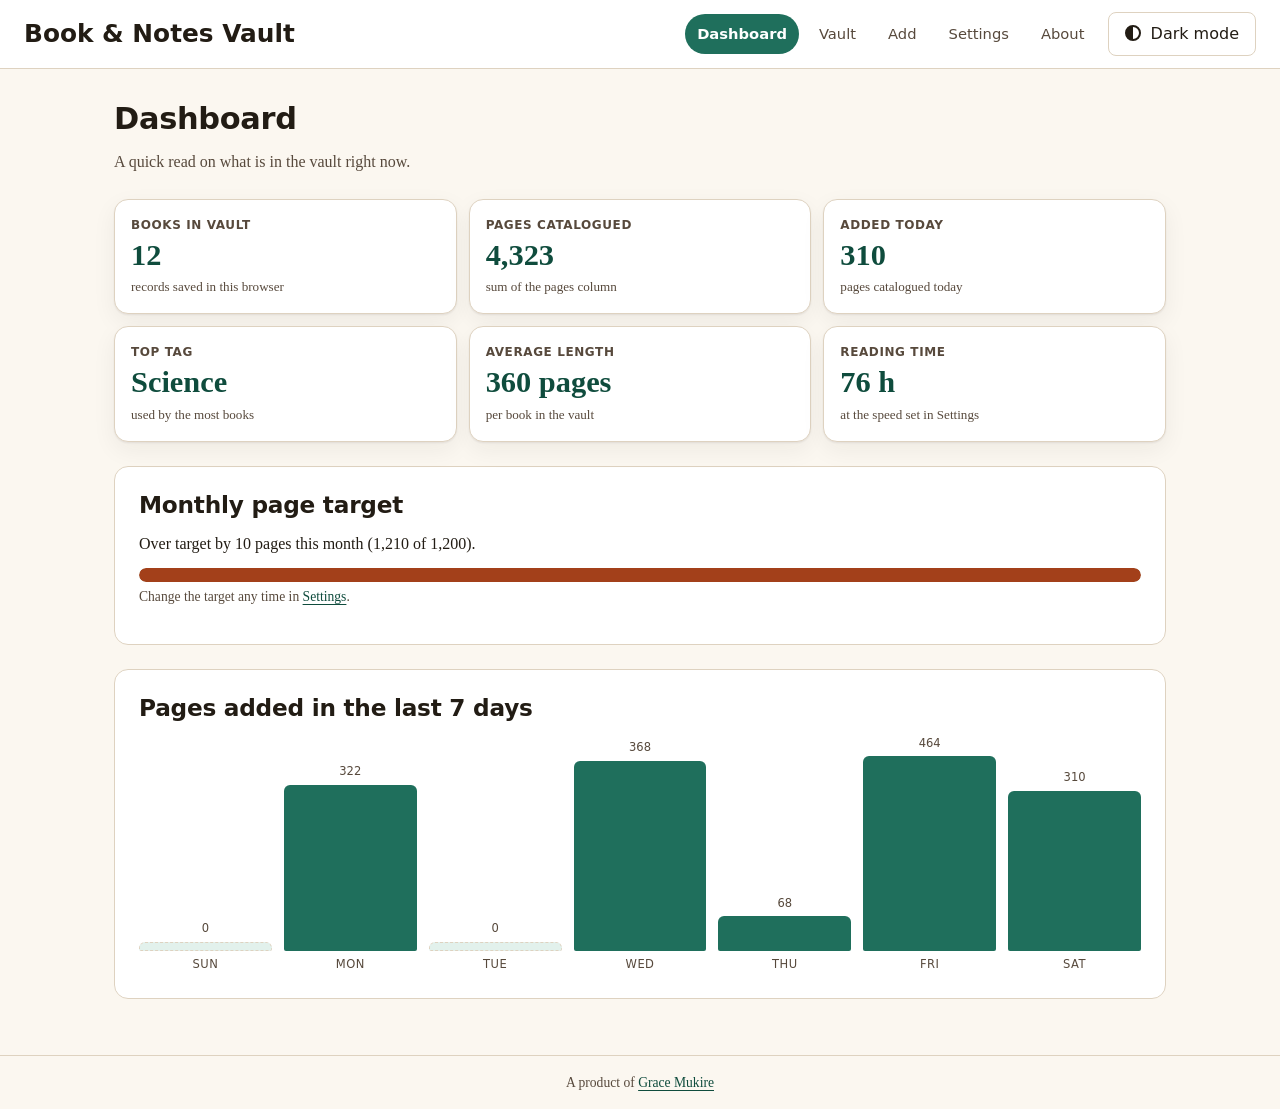
<file: index.html>
<!DOCTYPE html>
<html lang="en" data-theme="light">
<head>
  <meta charset="utf-8">
  <meta name="viewport" content="width=device-width, initial-scale=1">
  <meta name="description" content="A quick view of your books, reading progress and recent pages added.">
  <title>Dashboard · Book &amp; Notes Vault</title>
  <link rel="icon" href="assets/favicon.svg" type="image/svg+xml">
  <link rel="stylesheet" href="styles/base.css">
  <link rel="stylesheet" href="styles/layout.css">
  <link rel="stylesheet" href="styles/components.css">
</head>
<body>
  <a class="skip-link" href="#main-content">Skip to main content</a>
  <div class="app-shell">
    <header class="site-header site-header--app">
      <div class="brand"><p class="brand-name">Book &amp; Notes Vault</p></div>
      <button type="button" id="mobile-nav-toggle" class="mobile-nav-toggle ghost-button"
        aria-controls="site-nav" aria-expanded="false" aria-label="Open navigation">
        <span aria-hidden="true"></span>
      </button>
      <nav id="site-nav" class="site-nav" aria-label="Primary">
        <ul>
          <li><a href="index.html" aria-current="page">Dashboard</a></li>
          <li><a href="vault.html">Vault</a></li>
          <li><a href="add-book.html">Add</a></li>
          <li><a href="settings.html">Settings</a></li>
          <li><a href="about.html">About</a></li>
        </ul>
      </nav>
      <div class="nav-backdrop" aria-hidden="true"></div>
      <button type="button" id="theme-toggle" class="ghost-button" aria-pressed="false"
        aria-label="Switch to dark mode">
        <span class="theme-icon" aria-hidden="true"></span>
        <span class="theme-toggle-label">Dark mode</span>
      </button>
    </header>

    <main id="main-content" tabindex="-1">
      <section class="panel" aria-labelledby="dashboard-title" tabindex="-1">
        <h1 id="dashboard-title">Dashboard</h1>
        <p class="section-lead">A quick read on what is in the vault right now.</p>
        <div class="stat-grid" id="stat-grid"></div>
        <section class="cap-card" aria-labelledby="cap-title">
          <h2 id="cap-title">Monthly page target</h2>
          <p id="cap-message" role="status" aria-live="polite">Loading target…</p>
          <div class="meter" id="cap-meter" role="img" aria-label="Monthly page target progress">
            <div class="meter-fill" id="cap-meter-fill"></div>
          </div>
          <p class="hint">Change the target any time in <a href="settings.html">Settings</a>.</p>
        </section>
        <section class="chart-card" aria-labelledby="chart-title">
          <h2 id="chart-title">Pages added in the last 7 days</h2>
          <ul class="bar-chart" id="bar-chart"></ul>
        </section>
      </section>
    </main>

    <footer class="site-footer">
      <p>A product of <a href="https://github.com/gmukire-lang" target="_blank" rel="noopener noreferrer">Grace Mukire</a></p>
    </footer>
  </div>
  <div class="visually-hidden" id="polite-region" role="status" aria-live="polite"></div>
  <div class="visually-hidden" id="assertive-region" role="alert" aria-live="assertive"></div>
  <noscript><p class="noscript-note">This vault needs JavaScript enabled to store and search books.</p></noscript>
  <script type="module" src="scripts/app.js"></script>
</body>
</html>
</file>
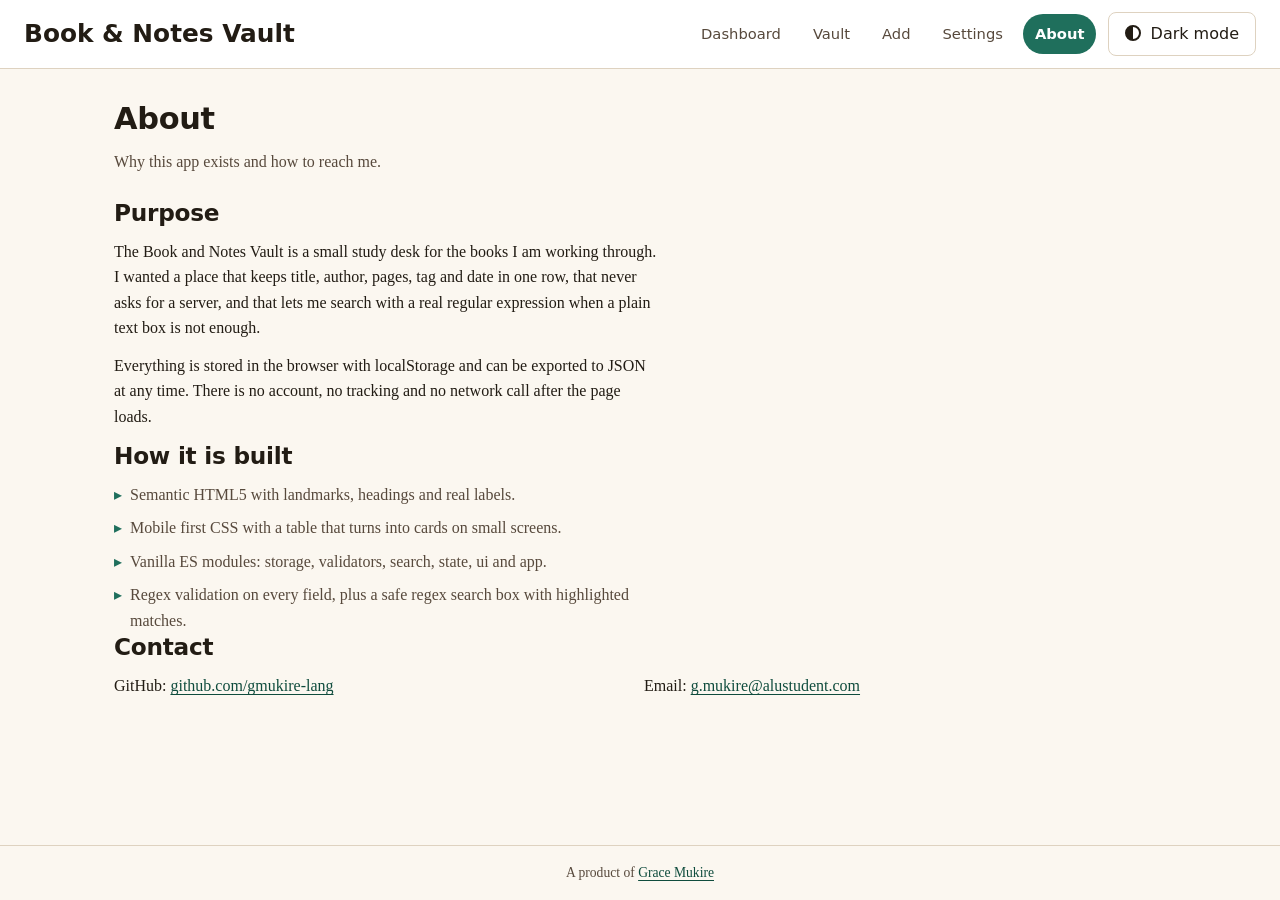
<file: about.html>
<!DOCTYPE html>
<html lang="en" data-theme="light">
<head>
  <meta charset="utf-8">
  <meta name="viewport" content="width=device-width, initial-scale=1">
  <meta name="description" content="Learn about the Book and Notes Vault.">
  <title>About · Book &amp; Notes Vault</title>
  <link rel="icon" href="assets/favicon.svg" type="image/svg+xml">
  <link rel="stylesheet" href="styles/base.css">
  <link rel="stylesheet" href="styles/layout.css">
  <link rel="stylesheet" href="styles/components.css">
</head>
<body>
  <a class="skip-link" href="#main-content">Skip to main content</a>
  <div class="app-shell">
    <header class="site-header site-header--app">
      <div class="brand"><p class="brand-name">Book &amp; Notes Vault</p></div>
      <button type="button" id="mobile-nav-toggle" class="mobile-nav-toggle ghost-button"
        aria-controls="site-nav" aria-expanded="false" aria-label="Open navigation">
        <span aria-hidden="true"></span>
      </button>
      <nav id="site-nav" class="site-nav" aria-label="Primary">
        <ul>
          <li><a href="index.html">Dashboard</a></li>
          <li><a href="vault.html">Vault</a></li>
          <li><a href="add-book.html">Add</a></li>
          <li><a href="settings.html">Settings</a></li>
          <li><a href="about.html" aria-current="page">About</a></li>
        </ul>
      </nav>
      <div class="nav-backdrop" aria-hidden="true"></div>
      <button type="button" id="theme-toggle" class="ghost-button" aria-pressed="false"
        aria-label="Switch to dark mode">
        <span class="theme-icon" aria-hidden="true"></span>
        <span class="theme-toggle-label">Dark mode</span>
      </button>
    </header>

    <main id="main-content" tabindex="-1">
      <section class="panel" aria-labelledby="about-title">
        <h1 id="about-title">About</h1>
        <p class="section-lead">Why this app exists and how to reach me.</p>
        <section aria-labelledby="purpose-title">
          <h2 id="purpose-title">Purpose</h2>
          <p>
            The Book and Notes Vault is a small study desk for the books I am working through. I wanted a place that
            keeps title, author, pages, tag and date in one row, that never asks for a server, and that lets me search
            with a real regular expression when a plain text box is not enough.
          </p>
          <p>
            Everything is stored in the browser with localStorage and can be exported to JSON at any time. There is no
            account, no tracking and no network call after the page loads.
          </p>
        </section>
        <section aria-labelledby="built-title">
          <h2 id="built-title">How it is built</h2>
          <ul class="plain-list">
            <li>Semantic HTML5 with landmarks, headings and real labels.</li>
            <li>Mobile first CSS with a table that turns into cards on small screens.</li>
            <li>Vanilla ES modules: storage, validators, search, state, ui and app.</li>
            <li>Regex validation on every field, plus a safe regex search box with highlighted matches.</li>
          </ul>
        </section>
        <section aria-labelledby="contact-title">
          <h2 id="contact-title">Contact</h2>
          <ul class="contact-list">
            <li>GitHub: <a href="https://github.com/gmukire-lang" rel="noopener noreferrer">github.com/gmukire-lang</a></li>
            <li>Email: <a href="mailto:you@example.com">g.mukire@alustudent.com</a></li>
          </ul>
        </section>
      </section>
    </main>

    <footer class="site-footer">
      <p>A product of <a href="https://github.com/gmukire-lang" target="_blank" rel="noopener noreferrer">Grace Mukire</a></p>
    </footer>
  </div>
  <div class="visually-hidden" id="polite-region" role="status" aria-live="polite"></div>
  <div class="visually-hidden" id="assertive-region" role="alert" aria-live="assertive"></div>
  <noscript><p class="noscript-note">This vault needs JavaScript enabled to store and search books.</p></noscript>
  <script type="module" src="scripts/app.js"></script>
</body>
</html>
</file>
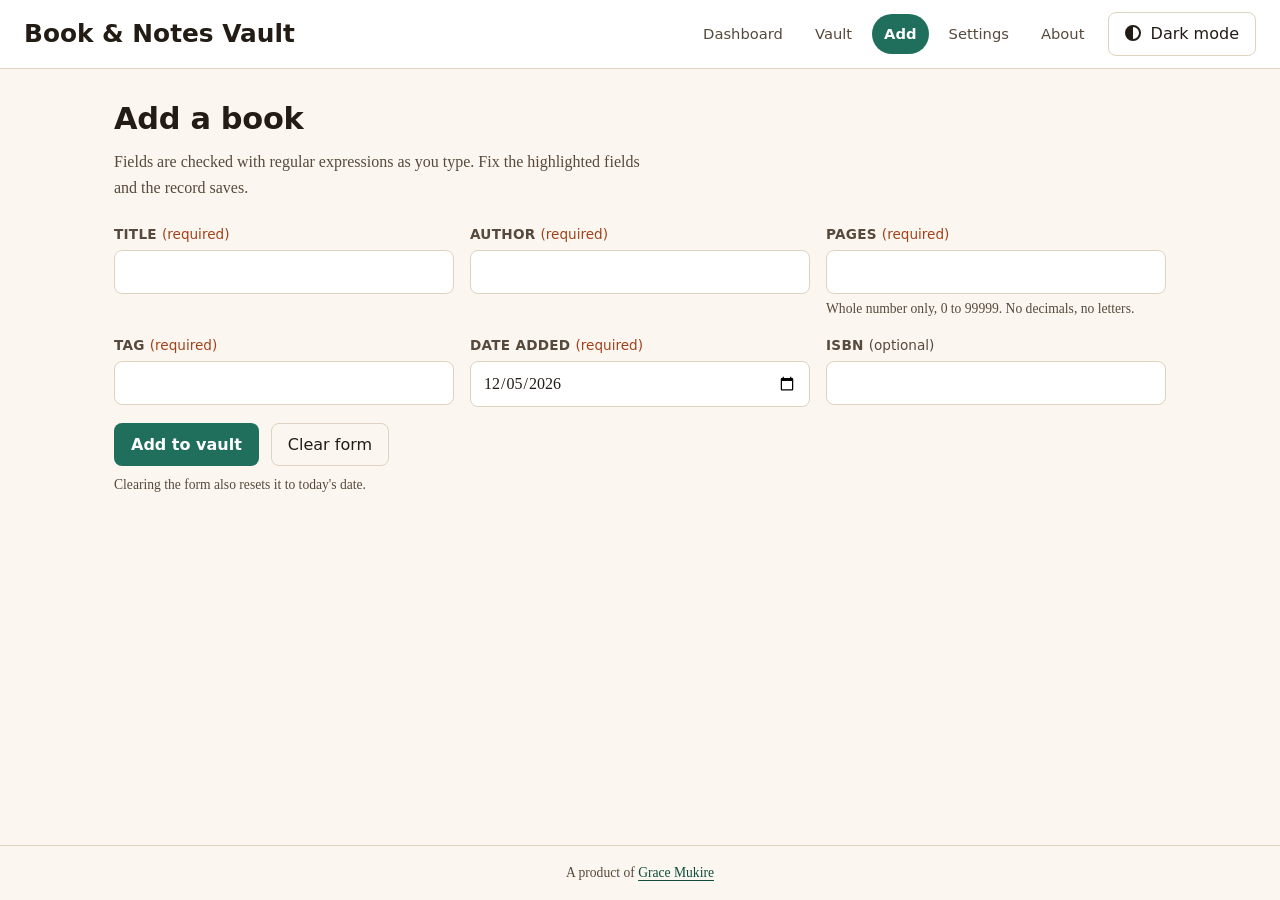
<file: add-book.html>
<!DOCTYPE html>
<html lang="en" data-theme="light">
<head>
  <meta charset="utf-8">
  <meta name="viewport" content="width=device-width, initial-scale=1">
  <meta name="description" content="Add a book to your personal reading vault.">
  <title>Add a book · Book &amp; Notes Vault</title>
  <link rel="icon" href="assets/favicon.svg" type="image/svg+xml">
  <link rel="stylesheet" href="styles/base.css">
  <link rel="stylesheet" href="styles/layout.css">
  <link rel="stylesheet" href="styles/components.css">
</head>
<body>
  <a class="skip-link" href="#main-content">Skip to main content</a>
  <div class="app-shell">
    <header class="site-header site-header--app">
      <div class="brand"><p class="brand-name">Book &amp; Notes Vault</p></div>
      <button type="button" id="mobile-nav-toggle" class="mobile-nav-toggle ghost-button"
        aria-controls="site-nav" aria-expanded="false" aria-label="Open navigation">
        <span aria-hidden="true"></span>
      </button>
      <nav id="site-nav" class="site-nav" aria-label="Primary">
        <ul>
          <li><a href="index.html">Dashboard</a></li>
          <li><a href="vault.html">Vault</a></li>
          <li><a href="add-book.html" aria-current="page">Add</a></li>
          <li><a href="settings.html">Settings</a></li>
          <li><a href="about.html">About</a></li>
        </ul>
      </nav>
      <div class="nav-backdrop" aria-hidden="true"></div>
      <button type="button" id="theme-toggle" class="ghost-button" aria-pressed="false"
        aria-label="Switch to dark mode">
        <span class="theme-icon" aria-hidden="true"></span>
        <span class="theme-toggle-label">Dark mode</span>
      </button>
    </header>

    <main id="main-content" tabindex="-1">
      <section class="panel" aria-labelledby="add-title">
        <h1 id="add-title">Add a book</h1>
        <p class="section-lead">Fields are checked with regular expressions as you type. Fix the highlighted fields and the record saves.</p>
        <form id="book-form" novalidate>
          <div class="form-grid">
            <div class="form-field">
              <label for="title-input">Title <span class="required">(required)</span></label>
              <input type="text" id="title-input" name="title" autocomplete="off" aria-describedby="title-error">
              <p class="field-error" id="title-error" role="alert" hidden></p>
            </div>
            <div class="form-field">
              <label for="author-input">Author <span class="required">(required)</span></label>
              <input type="text" id="author-input" name="author" autocomplete="off" aria-describedby="author-error">
              <p class="field-error" id="author-error" role="alert" hidden></p>
            </div>
            <div class="form-field">
              <label for="pages-input">Pages <span class="required">(required)</span></label>
              <input type="number" id="pages-input" name="pages" min="0" max="99999" step="1" inputmode="numeric"
                aria-describedby="pages-error pages-hint">
              <p class="hint" id="pages-hint">Whole number only, 0 to 99999. No decimals, no letters.</p>
              <p class="field-error" id="pages-error" role="alert" hidden></p>
            </div>
            <div class="form-field">
              <label for="tag-input">Tag <span class="required">(required)</span></label>
              <input type="text" id="tag-input" name="tag" autocomplete="off" aria-describedby="tag-error"
                list="tag-suggestions">
              <datalist id="tag-suggestions"></datalist>
              <p class="field-error" id="tag-error" role="alert" hidden></p>
            </div>
            <div class="form-field">
              <label for="date-input">Date added <span class="required">(required)</span></label>
              <input type="date" id="date-input" name="dateAdded" aria-describedby="date-error">
              <p class="field-error" id="date-error" role="alert" hidden></p>
            </div>
            <div class="form-field">
              <label for="isbn-input">ISBN <span class="optional">(optional)</span></label>
              <input type="text" id="isbn-input" name="isbn" autocomplete="off" aria-describedby="isbn-error">
              <p class="field-error" id="isbn-error" role="alert" hidden></p>
            </div>
          </div>
          <div class="button-row">
            <button type="submit" class="primary-button">Add to vault</button>
            <button type="reset" class="ghost-button">Clear form</button>
          </div>
          <p class="hint">Clearing the form also resets it to today's date.</p>
        </form>
      </section>
    </main>

    <footer class="site-footer">
      <p>A product of <a href="https://github.com/gmukire-lang" target="_blank" rel="noopener noreferrer">Grace Mukire</a></p>
    </footer>
  </div>
  <div class="visually-hidden" id="polite-region" role="status" aria-live="polite"></div>
  <div class="visually-hidden" id="assertive-region" role="alert" aria-live="assertive"></div>
  <noscript><p class="noscript-note">This vault needs JavaScript enabled to store and search books.</p></noscript>
  <script type="module" src="scripts/app.js"></script>
</body>
</html>
</file>
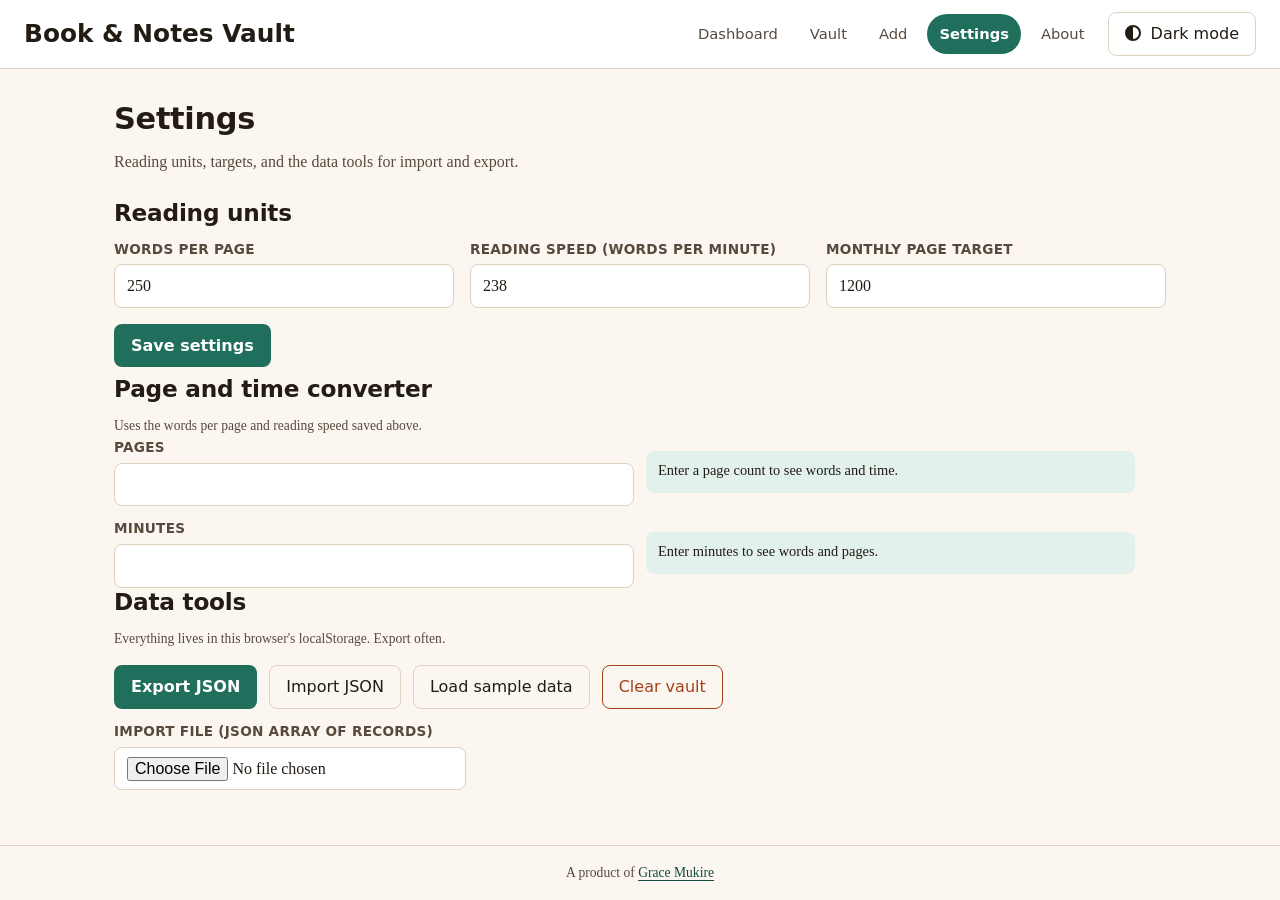
<file: settings.html>
<!DOCTYPE html>
<html lang="en" data-theme="light">
<head>
  <meta charset="utf-8">
  <meta name="viewport" content="width=device-width, initial-scale=1">
  <meta name="description" content="Manage reading preferences and your book vault data.">
  <title>Settings · Book &amp; Notes Vault</title>
  <link rel="icon" href="assets/favicon.svg" type="image/svg+xml">
  <link rel="stylesheet" href="styles/base.css">
  <link rel="stylesheet" href="styles/layout.css">
  <link rel="stylesheet" href="styles/components.css">
</head>
<body>
  <a class="skip-link" href="#main-content">Skip to main content</a>
  <div class="app-shell">
    <header class="site-header site-header--app">
      <div class="brand"><p class="brand-name">Book &amp; Notes Vault</p></div>
      <button type="button" id="mobile-nav-toggle" class="mobile-nav-toggle ghost-button"
        aria-controls="site-nav" aria-expanded="false" aria-label="Open navigation">
        <span aria-hidden="true"></span>
      </button>
      <nav id="site-nav" class="site-nav" aria-label="Primary">
        <ul>
          <li><a href="index.html">Dashboard</a></li>
          <li><a href="vault.html">Vault</a></li>
          <li><a href="add-book.html">Add</a></li>
          <li><a href="settings.html" aria-current="page">Settings</a></li>
          <li><a href="about.html">About</a></li>
        </ul>
      </nav>
      <div class="nav-backdrop" aria-hidden="true"></div>
      <button type="button" id="theme-toggle" class="ghost-button" aria-pressed="false"
        aria-label="Switch to dark mode">
        <span class="theme-icon" aria-hidden="true"></span>
        <span class="theme-toggle-label">Dark mode</span>
      </button>
    </header>

    <main id="main-content" tabindex="-1">
      <section class="panel" aria-labelledby="settings-title">
        <h1 id="settings-title">Settings</h1>
        <p class="section-lead">Reading units, targets, and the data tools for import and export.</p>
        <form id="settings-form" novalidate>
          <h2>Reading units</h2>
          <div class="form-grid">
            <div class="form-field">
              <label for="words-per-page-input">Words per page</label>
              <input type="number" id="words-per-page-input" name="wordsPerPage" min="50" max="2000" step="10"
                aria-describedby="units-error">
            </div>
            <div class="form-field">
              <label for="words-per-minute-input">Reading speed (words per minute)</label>
              <input type="number" id="words-per-minute-input" name="wordsPerMinute" min="50" max="1000" step="10"
                aria-describedby="units-error">
            </div>
            <div class="form-field">
              <label for="target-input">Monthly page target</label>
              <input type="number" id="target-input" name="monthlyTarget" min="0" max="100000" step="10"
                aria-describedby="units-error">
            </div>
          </div>
          <p class="field-error" id="units-error" role="alert" hidden></p>
          <div class="button-row">
            <button type="submit" class="primary-button">Save settings</button>
          </div>
        </form>

        <section aria-labelledby="converter-title">
          <h2 id="converter-title">Page and time converter</h2>
          <p class="hint">Uses the words per page and reading speed saved above.</p>
          <div class="converter">
            <div class="form-field">
              <label for="convert-pages-input">Pages</label>
              <input type="number" id="convert-pages-input" min="0" step="1" inputmode="numeric">
            </div>
            <p class="converter-result" id="pages-conversion" role="status" aria-live="polite"></p>
            <div class="form-field">
              <label for="convert-minutes-input">Minutes</label>
              <input type="number" id="convert-minutes-input" min="0" step="1" inputmode="numeric">
            </div>
            <p class="converter-result" id="minutes-conversion" role="status" aria-live="polite"></p>
          </div>
        </section>

        <section aria-labelledby="data-title">
          <h2 id="data-title">Data tools</h2>
          <p class="hint">Everything lives in this browser's localStorage. Export often.</p>
          <div class="button-row">
            <button type="button" class="primary-button" data-action="export">Export JSON</button>
            <button type="button" class="ghost-button" data-action="import">Import JSON</button>
            <button type="button" class="ghost-button" data-action="load-sample">Load sample data</button>
            <button type="button" class="danger-button" data-action="clear">Clear vault</button>
          </div>
          <div class="form-field import-field">
            <label for="import-input">Import file (JSON array of records)</label>
            <input type="file" id="import-input" accept="application/json,.json">
          </div>
          <p class="field-error" id="import-error" role="alert" hidden></p>
          <p class="hint" id="import-status" role="status" aria-live="polite"></p>
        </section>
      </section>
    </main>

    <footer class="site-footer">
      <p>A product of <a href="https://github.com/gmukire-lang" target="_blank" rel="noopener noreferrer">Grace Mukire</a></p>
    </footer>
  </div>
  <div class="visually-hidden" id="polite-region" role="status" aria-live="polite"></div>
  <div class="visually-hidden" id="assertive-region" role="alert" aria-live="assertive"></div>
  <noscript><p class="noscript-note">This vault needs JavaScript enabled to store and search books.</p></noscript>
  <script type="module" src="scripts/app.js"></script>
</body>
</html>
</file>
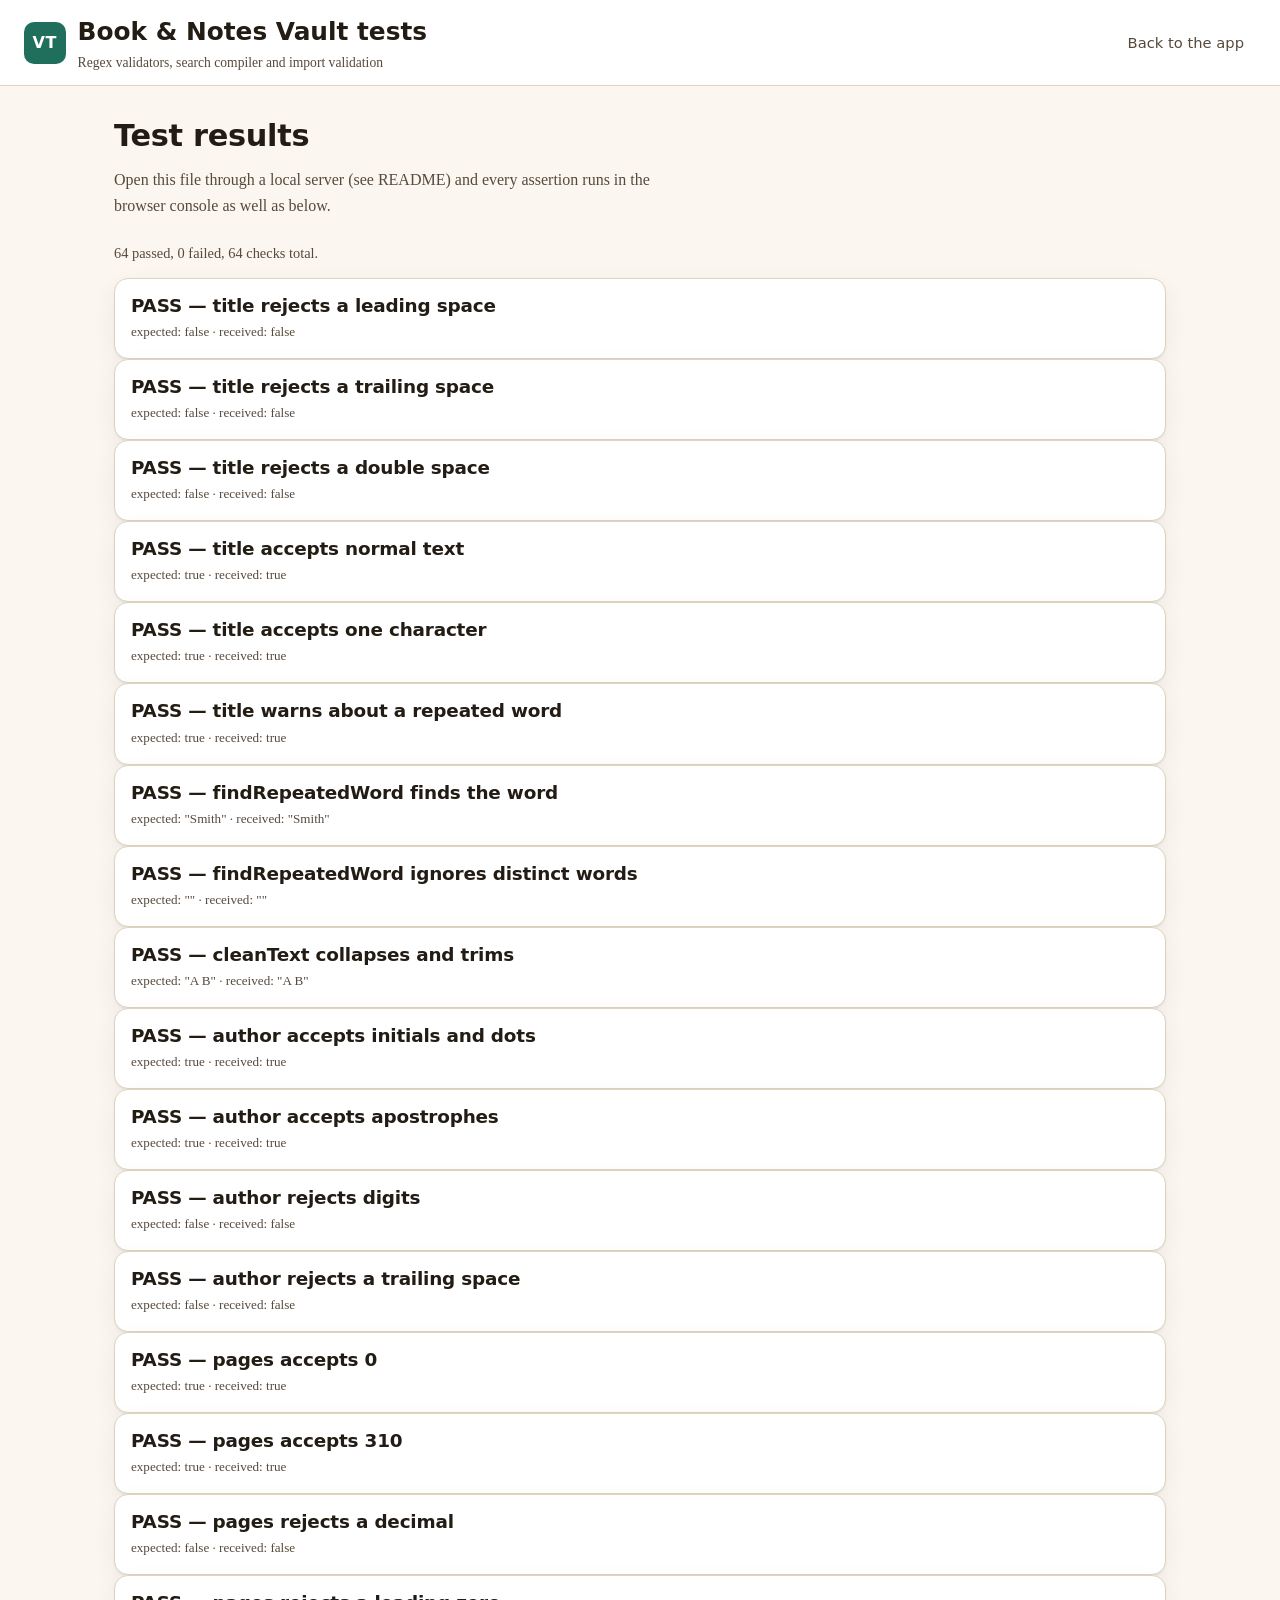
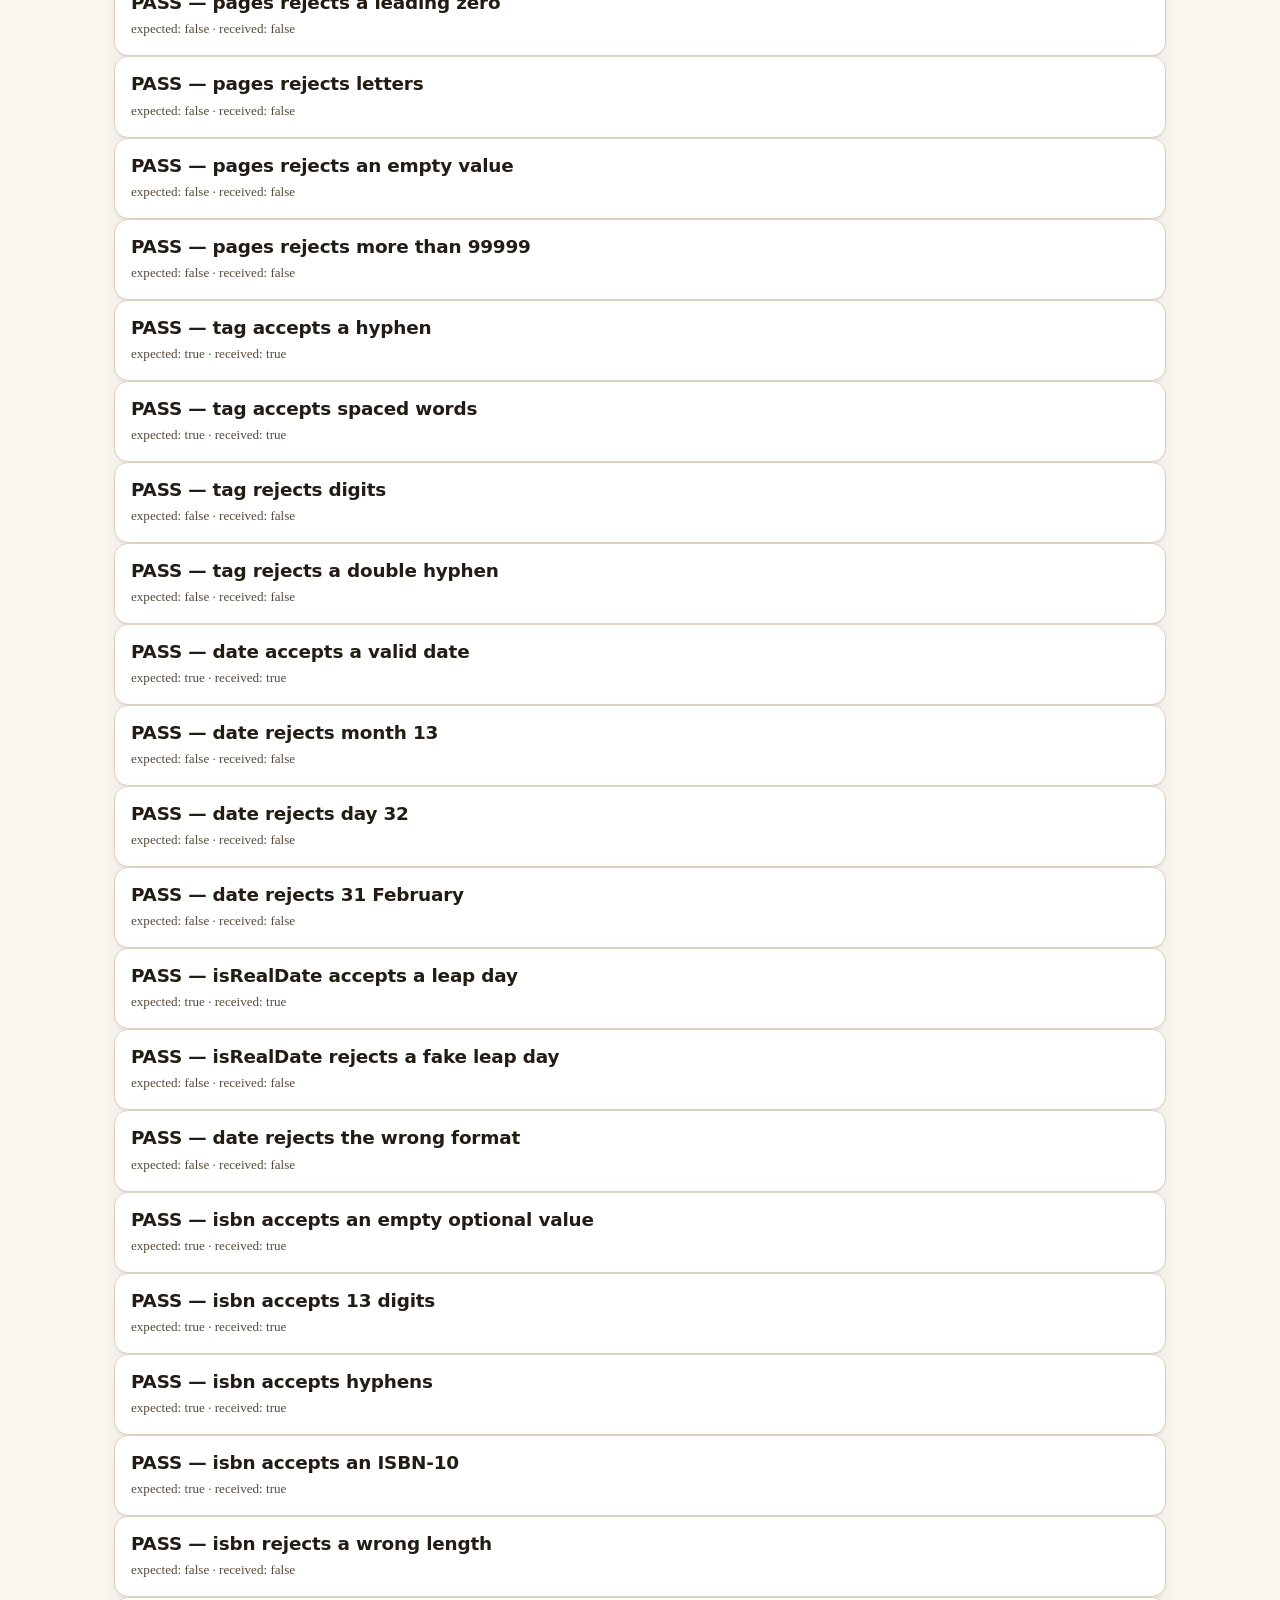
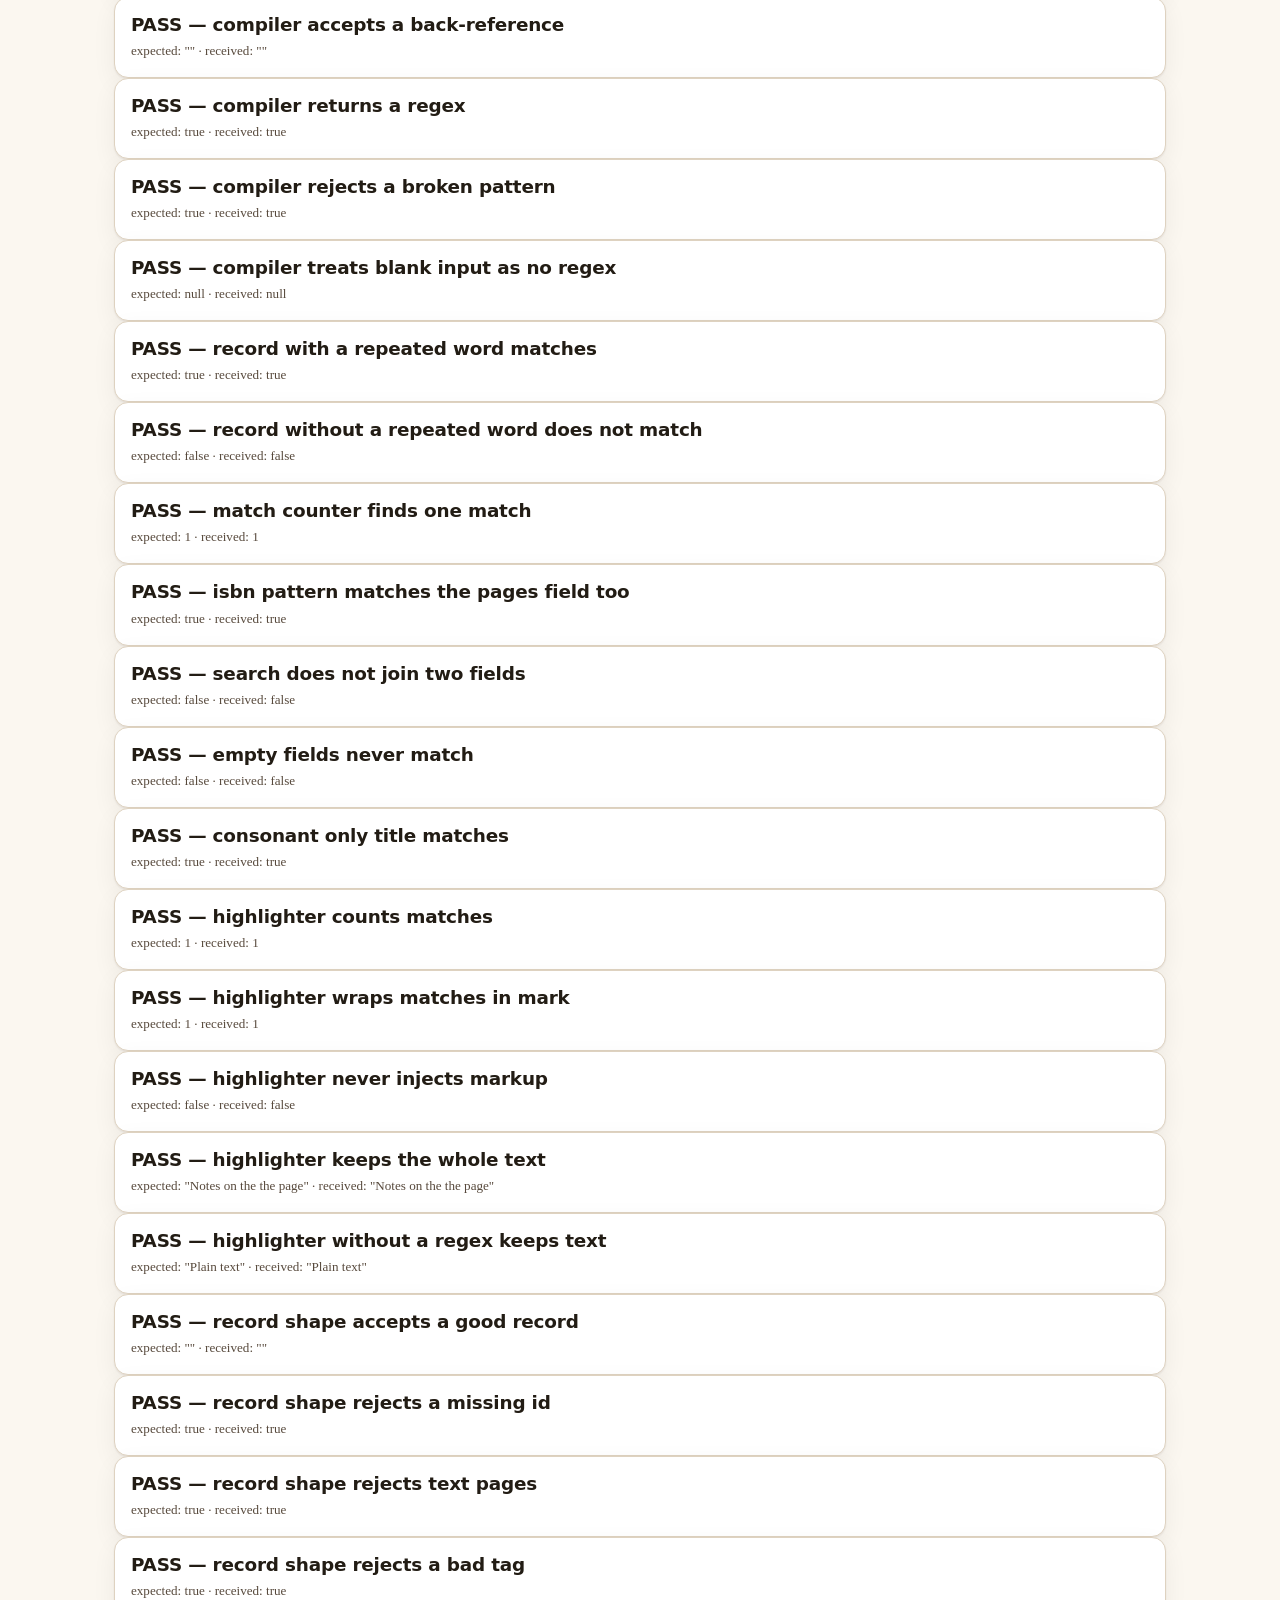
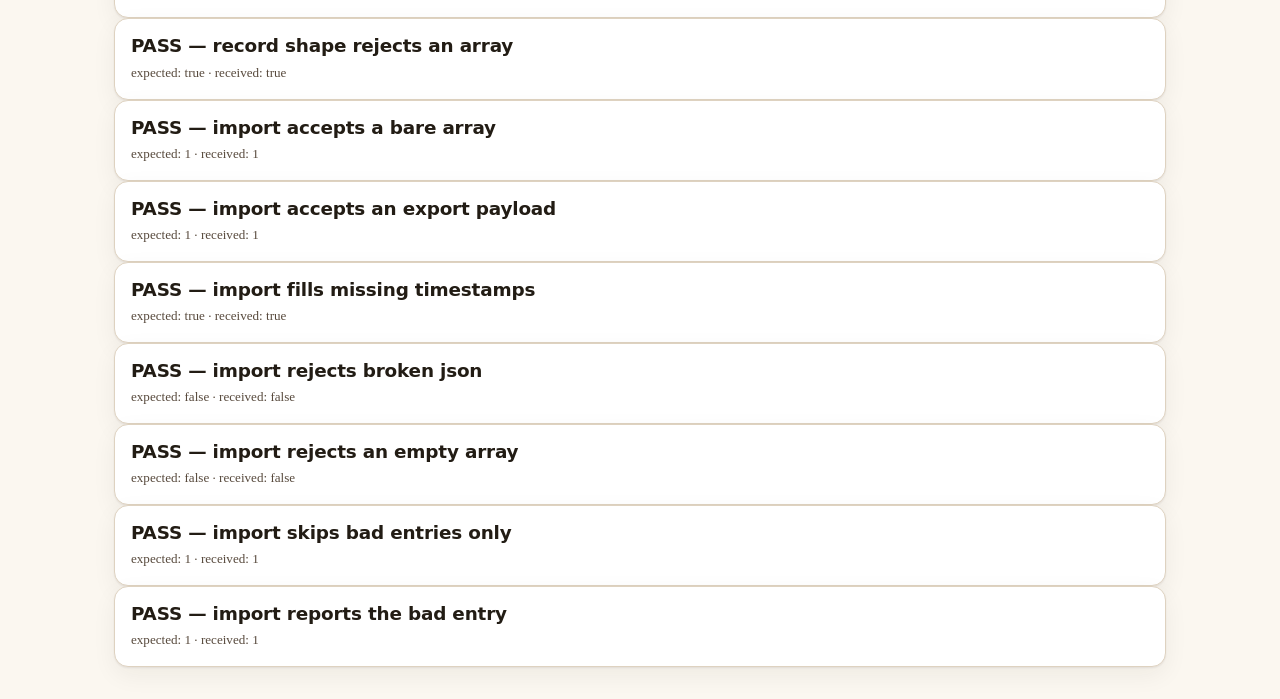
<file: tests.html>
<!DOCTYPE html>
<html lang="en" data-theme="light">
<head>
  <meta charset="utf-8">
  <meta name="viewport" content="width=device-width, initial-scale=1">
  <title>Vault tests</title>
  <link rel="stylesheet" href="styles/base.css">
  <link rel="stylesheet" href="styles/layout.css">
  <link rel="stylesheet" href="styles/components.css">
</head>
<body>
  <div class="app-shell">
    <header class="site-header">
      <div class="brand">
        <span class="brand-mark" aria-hidden="true">VT</span>
        <div>
          <p class="brand-name">Book &amp; Notes Vault tests</p>
          <p class="brand-tagline">Regex validators, search compiler and import validation</p>
        </div>
      </div>
      <nav class="site-nav" aria-label="Primary">
        <ul>
          <li><a href="index.html">Back to the app</a></li>
        </ul>
      </nav>
    </header>

    <main id="main-content">
      <h1>Test results</h1>
      <p class="section-lead">Open this file through a local server (see README) and every assertion runs in the browser console as well as below.</p>
      <p class="result-status" id="summary" role="status" aria-live="polite"></p>
      <ul id="results"></ul>
    </main>
  </div>

  <script type="module">
    import { compileSearch, countMatches, highlightInto, recordMatches } from './scripts/search.js';
    import { parseImportFile } from './scripts/storage.js';
    import {
      cleanText,
      findRepeatedWord,
      isRealDate,
      validateAuthor,
      validateDate,
      validateIsbn,
      validatePages,
      validateRecordShape,
      validateTag,
      validateTitle
    } from './scripts/validators.js';

    const results = document.getElementById('results');
    const summary = document.getElementById('summary');
    let passed = 0;
    let failed = 0;

    function check(name, actual, expected) {
      const isPass = Object.is(actual, expected);
      if (isPass) {
        passed += 1;
      } else {
        failed += 1;
      }
      const item = document.createElement('li');
      item.className = 'record-card';
      const heading = document.createElement('h3');
      heading.textContent = `${isPass ? 'PASS' : 'FAIL'} — ${name}`;
      const detail = document.createElement('p');
      detail.className = 'stat-note';
      detail.textContent = `expected: ${JSON.stringify(expected)} · received: ${JSON.stringify(actual)}`;
      item.append(heading, detail);
      results.append(item);
      console.log(isPass ? 'PASS' : 'FAIL', name, { expected, actual });
    }

    check('title rejects a leading space', validateTitle(' The Hobbit').valid, false);
    check('title rejects a trailing space', validateTitle('The Hobbit ').valid, false);
    check('title rejects a double space', validateTitle('The  Hobbit').valid, false);
    check('title accepts normal text', validateTitle('The Hobbit').valid, true);
    check('title accepts one character', validateTitle('X').valid, true);
    check('title warns about a repeated word', validateTitle('Notes on the the page').warning.includes('the'), true);
    check('findRepeatedWord finds the word', findRepeatedWord('Smith Smith wrote'), 'Smith');
    check('findRepeatedWord ignores distinct words', findRepeatedWord('Smith Jones wrote'), '');
    check('cleanText collapses and trims', cleanText('  A   B  '), 'A B');

    check('author accepts initials and dots', validateAuthor('J. R. R. Tolkien').valid, true);
    check('author accepts apostrophes', validateAuthor("Mina O'Connell").valid, true);
    check('author rejects digits', validateAuthor('Author 2').valid, false);
    check('author rejects a trailing space', validateAuthor('Ursula K. Le Guin ').valid, false);

    check('pages accepts 0', validatePages('0').valid, true);
    check('pages accepts 310', validatePages('310').valid, true);
    check('pages rejects a decimal', validatePages('310.5').valid, false);
    check('pages rejects a leading zero', validatePages('0310').valid, false);
    check('pages rejects letters', validatePages('many').valid, false);
    check('pages rejects an empty value', validatePages('').valid, false);
    check('pages rejects more than 99999', validatePages('100000').valid, false);

    check('tag accepts a hyphen', validateTag('Sci-Fi').valid, true);
    check('tag accepts spaced words', validateTag('Film Studies').valid, true);
    check('tag rejects digits', validateTag('Term 2').valid, false);
    check('tag rejects a double hyphen', validateTag('Sci--Fi').valid, false);

    check('date accepts a valid date', validateDate('2025-09-29').valid, true);
    check('date rejects month 13', validateDate('2025-13-01').valid, false);
    check('date rejects day 32', validateDate('2025-09-32').valid, false);
    check('date rejects 31 February', validateDate('2025-02-31').valid, false);
    check('isRealDate accepts a leap day', isRealDate('2024-02-29'), true);
    check('isRealDate rejects a fake leap day', isRealDate('2025-02-29'), false);
    check('date rejects the wrong format', validateDate('29/09/2025').valid, false);

    check('isbn accepts an empty optional value', validateIsbn('').valid, true);
    check('isbn accepts 13 digits', validateIsbn('9780132350884').valid, true);
    check('isbn accepts hyphens', validateIsbn('978-0-13-235088-4').valid, true);
    check('isbn accepts an ISBN-10', validateIsbn('0306406152').valid, true);
    check('isbn rejects a wrong length', validateIsbn('12345').valid, false);

    const compiled = compileSearch('(\\w+)\\s+\\1', true);
    check('compiler accepts a back-reference', compiled.error, '');
    check('compiler returns a regex', compiled.regex instanceof RegExp, true);
    check('compiler rejects a broken pattern', compileSearch('(unclosed', true).error !== '', true);
    check('compiler treats blank input as no regex', compileSearch('   ', true).regex, null);

    const repeated = compileSearch('(\\w+)\\s+\\1', true).regex;
    check('record with a repeated word matches', recordMatches({ title: 'Notes on the the page' }, repeated), true);
    check('record without a repeated word does not match', recordMatches({ title: 'Clean Code' }, repeated), false);
    check('match counter finds one match', countMatches({ title: 'Notes on the the page' }, repeated), 1);

    const isbnRegex = compileSearch('97[89](?:-?\\d){10}', false).regex;
    check('isbn pattern matches the pages field too', recordMatches({ title: 'X', author: 'Y', tag: 'Z', pages: '9780132350884', dateAdded: '2025-01-01' }, isbnRegex), true);
    check('search does not join two fields', recordMatches({ title: 'Book', author: 'book writer', tag: '', pages: 10, dateAdded: '2025-01-01' }, compileSearch('book\\s+book', true).regex), false);
    check('empty fields never match', recordMatches({ title: 'Zebra', author: '', tag: '', pages: 0, dateAdded: '' }, compileSearch('^(?!.*[aeiouAEIOU])[A-Za-z .\'-]+$', true).regex), false);
    check('consonant only title matches', recordMatches({ title: 'X Y Z', author: '', tag: '', pages: 0, dateAdded: '' }, compileSearch('^(?!.*[aeiouAEIOU])[A-Za-z .\'-]+$', true).regex), true);

    const scratch = document.createElement('span');
    const matches = highlightInto(scratch, 'Notes on the the page', repeated);
    check('highlighter counts matches', matches, 1);
    check('highlighter wraps matches in mark', scratch.querySelectorAll('mark').length, 1);
    check('highlighter never injects markup', scratch.innerHTML.includes('<script'), false);
    check('highlighter keeps the whole text', scratch.textContent, 'Notes on the the page');
    highlightInto(scratch, 'Plain text', null);
    check('highlighter without a regex keeps text', scratch.textContent, 'Plain text');

    const goodRecord = {
      id: 'book_0001',
      title: 'The Hobbit',
      author: 'J. R. R. Tolkien',
      pages: 310,
      tag: 'Fantasy',
      dateAdded: '2025-09-02',
      isbn: '',
      createdAt: '2025-09-02T09:00:00.000Z',
      updatedAt: '2025-09-02T09:00:00.000Z'
    };
    check('record shape accepts a good record', validateRecordShape(goodRecord), '');
    check('record shape rejects a missing id', validateRecordShape({ ...goodRecord, id: '' }) !== '', true);
    check('record shape rejects text pages', validateRecordShape({ ...goodRecord, pages: '310' }) !== '', true);
    check('record shape rejects a bad tag', validateRecordShape({ ...goodRecord, tag: 'Sci--Fi' }) !== '', true);
    check('record shape rejects an array', validateRecordShape([]) !== '', true);

    check('import accepts a bare array', parseImportFile(JSON.stringify([goodRecord])).records.length, 1);
    check('import accepts an export payload', parseImportFile(JSON.stringify({ records: [goodRecord] })).records.length, 1);
    check('import fills missing timestamps', parseImportFile(JSON.stringify([{ ...goodRecord, createdAt: '' }])).records[0].createdAt !== '', true);
    check('import rejects broken json', parseImportFile('{oops').ok, false);
    check('import rejects an empty array', parseImportFile('[]').ok, false);
    check('import skips bad entries only', parseImportFile(JSON.stringify([goodRecord, { id: 'x' }])).records.length, 1);
    check('import reports the bad entry', parseImportFile(JSON.stringify([goodRecord, { id: 'x' }])).problems.length, 1);

    summary.textContent = `${passed} passed, ${failed} failed, ${passed + failed} checks total.`;
    console.log(`${passed} passed, ${failed} failed`);
  </script>
</body>
</html>
</file>
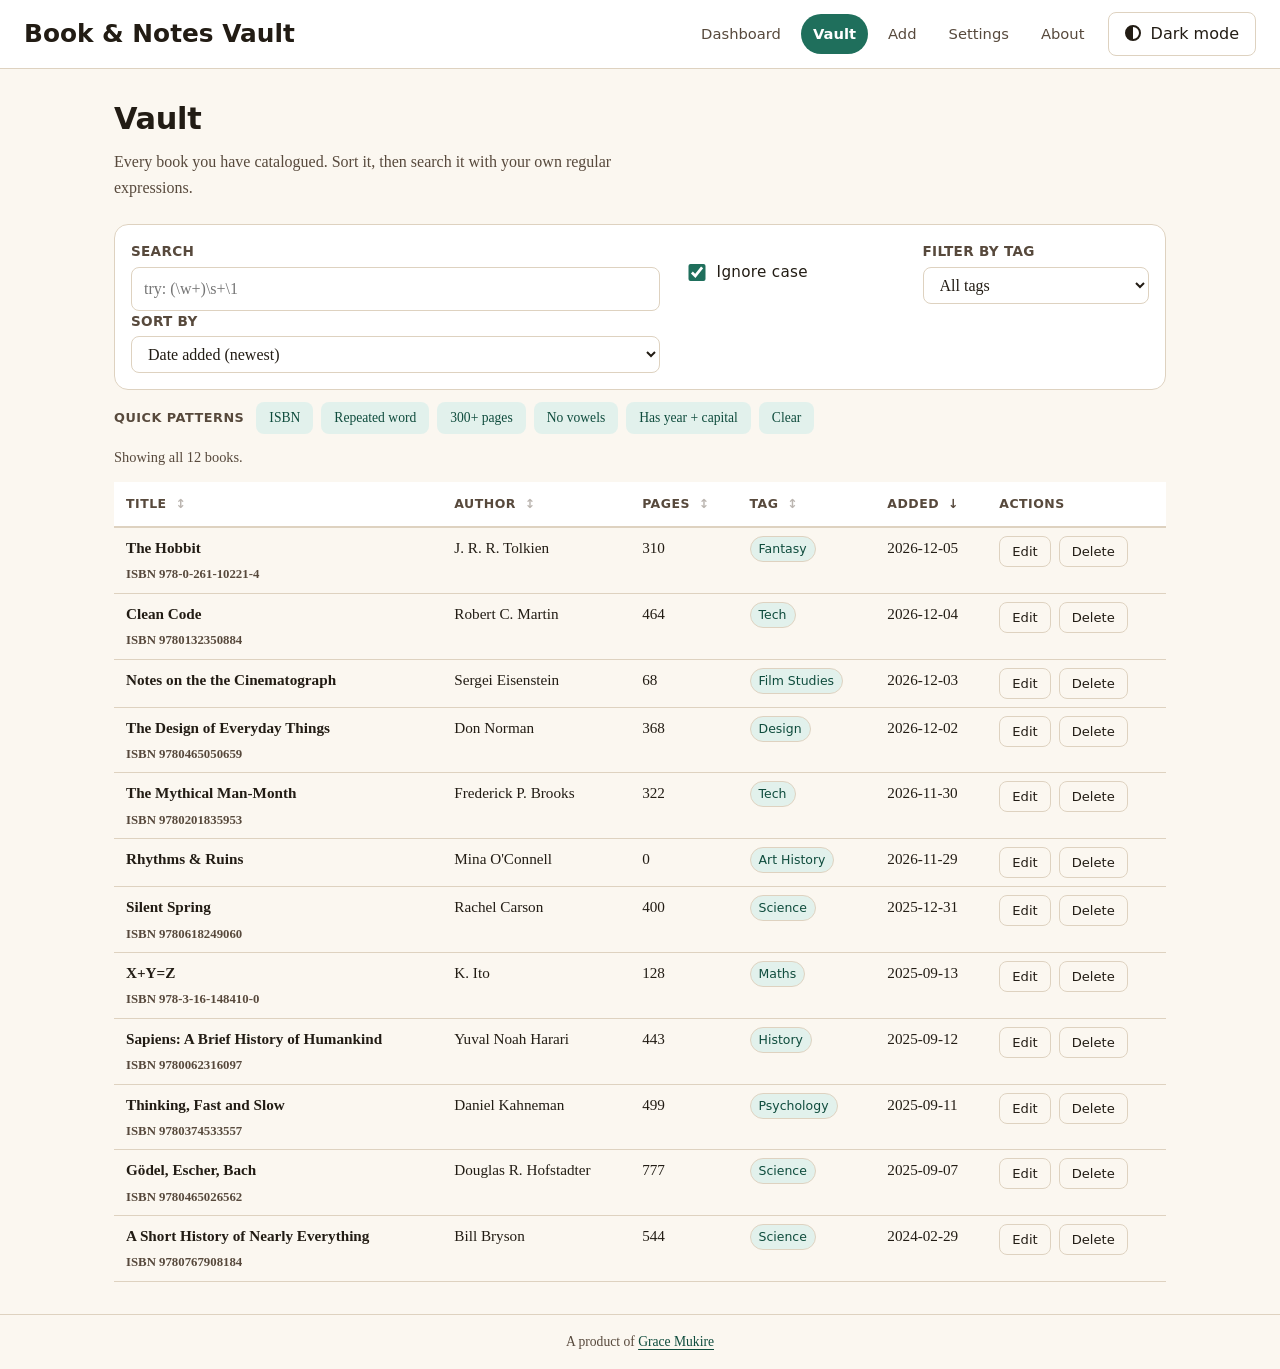
<file: vault.html>
<!DOCTYPE html>
<html lang="en" data-theme="light">

<head>
  <meta charset="utf-8">
  <meta name="viewport" content="width=device-width, initial-scale=1">
  <meta name="description" content="Search, sort and manage the books in your vault.">
  <title>Vault · Book &amp; Notes Vault</title>
  <link rel="icon" href="assets/favicon.svg" type="image/svg+xml">
  <link rel="stylesheet" href="styles/base.css">
  <link rel="stylesheet" href="styles/layout.css">
  <link rel="stylesheet" href="styles/components.css">
</head>

<body>
  <a class="skip-link" href="#main-content">Skip to main content</a>
  <div class="app-shell">
    <header class="site-header site-header--app">
      <div class="brand">
        <p class="brand-name">Book &amp; Notes Vault</p>
      </div>
      <button type="button" id="mobile-nav-toggle" class="mobile-nav-toggle ghost-button" aria-controls="site-nav"
        aria-expanded="false" aria-label="Open navigation">
        <span aria-hidden="true"></span>
      </button>
      <nav id="site-nav" class="site-nav" aria-label="Primary">
        <ul>
          <li><a href="index.html">Dashboard</a></li>
          <li><a href="vault.html" aria-current="page">Vault</a></li>
          <li><a href="add-book.html">Add</a></li>
          <li><a href="settings.html">Settings</a></li>
          <li><a href="about.html">About</a></li>
        </ul>
      </nav>
      <div class="nav-backdrop" aria-hidden="true"></div>
      <button type="button" id="theme-toggle" class="ghost-button" aria-pressed="false"
        aria-label="Switch to dark mode">
        <span class="theme-icon" aria-hidden="true"></span>
        <span class="theme-toggle-label">Dark mode</span>
      </button>
    </header>

    <main id="main-content" tabindex="-1">
      <section class="panel" aria-labelledby="vault-title">
        <h1 id="vault-title">Vault</h1>
        <p class="section-lead">Every book you have catalogued. Sort it, then search it with your own regular
          expressions.</p>

        <div class="toolbar">
          <div class="toolbar-field search-field">
            <label for="search-input">Search</label>
            <input type="search" id="search-input" placeholder="try: (\w+)\s+\1"
              aria-describedby="search-help search-status" spellcheck="false" autocomplete="off">
            <!-- <p class="hint" id="search-help">Type a JavaScript regular expression. It runs against title, author, tag, pages and date.</p> -->
            <p class="field-error" id="search-error" role="alert" hidden></p>
            <div class="toolbar-field">
              <label for="sort-select">Sort by</label>
              <select id="sort-select">
                <option value="dateAdded-desc">Date added (newest)</option>
                <option value="dateAdded-asc">Date added (oldest)</option>
                <option value="title-asc">Title (A to Z)</option>
                <option value="title-desc">Title (Z to A)</option>
                <option value="pages-desc">Pages (most)</option>
                <option value="pages-asc">Pages (fewest)</option>
                <option value="author-asc">Author (A to Z)</option>
                <option value="tag-asc">Tag (A to Z)</option>
              </select>
            </div>
          </div>
          <div class="toolbar-options">
            <div class="checkbox-field">
              <input type="checkbox" id="case-toggle">
              <label for="case-toggle">Ignore case</label>
            </div>
            <div class="toolbar-field">
              <label for="tag-filter">Filter by tag</label>
              <select id="tag-filter">
                <option value="">All tags</option>
              </select>
            </div>
            <!--  -->
          </div>
        </div>

        <div class="preset-row">
          <span class="preset-label" id="preset-label">Quick patterns</span>
          <div class="preset-buttons" role="group" aria-labelledby="preset-label">
            <button type="button" class="preset-button"
              data-pattern="97[89](?:-?\d){10}|\d(?:-?\d){8}[\dXx]">ISBN</button>
            <button type="button" class="preset-button" data-pattern="(\w+)\s+\1">Repeated word</button>
            <button type="button" class="preset-button" data-pattern="\b[3-9]\d{2}\b">300+ pages</button>
            <button type="button" class="preset-button" data-pattern="^(?!.*[aeiouAEIOU])[A-Za-z .'-]+$">No
              vowels</button>
            <button type="button" class="preset-button" data-pattern="^(?=.*\d{4})(?=.*[A-Z])">Has year +
              capital</button>
            <button type="button" class="preset-button" data-pattern="">Clear</button>
          </div>
        </div>
        <p class="result-status" id="search-status" role="status" aria-live="polite"></p>

        <div class="records-table-wrap">
          <table class="records-table">
            <caption class="visually-hidden">Books in the vault. Use the column header buttons to sort.</caption>
            <thead>
              <tr>
                <th scope="col" data-sort-key="title" aria-sort="none"><button type="button" class="sort-button">Title
                    <span class="sort-arrow" aria-hidden="true"></span></button></th>
                <th scope="col" data-sort-key="author" aria-sort="none"><button type="button" class="sort-button">Author
                    <span class="sort-arrow" aria-hidden="true"></span></button></th>
                <th scope="col" data-sort-key="pages" aria-sort="none"><button type="button" class="sort-button">Pages
                    <span class="sort-arrow" aria-hidden="true"></span></button></th>
                <th scope="col" data-sort-key="tag" aria-sort="none"><button type="button" class="sort-button">Tag <span
                      class="sort-arrow" aria-hidden="true"></span></button></th>
                <th scope="col" data-sort-key="dateAdded" aria-sort="none"><button type="button"
                    class="sort-button">Added <span class="sort-arrow" aria-hidden="true"></span></button></th>
                <th scope="col" class="actions-column">Actions</th>
              </tr>
            </thead>
            <tbody id="records-body"></tbody>
          </table>
        </div>
        <ul class="record-cards" id="record-cards"></ul>
        <div class="empty-state" id="vault-empty" hidden>
          <h2>The vault is empty</h2>
          <p>Add your first book with the form, or load a set of sample records to explore the app.</p>
          <div class="button-row">
            <a class="primary-button" href="add-book.html">Add a book</a>
            <button type="button" class="ghost-button" data-action="load-sample">Load sample data</button>
          </div>
        </div>
      </section>
    </main>

    <footer class="site-footer">
      <p>A product of <a href="https://github.com/gmukire-lang" target="_blank" rel="noopener noreferrer">Grace
          Mukire</a></p>
    </footer>
  </div>
  <div class="visually-hidden" id="polite-region" role="status" aria-live="polite"></div>
  <div class="visually-hidden" id="assertive-region" role="alert" aria-live="assertive"></div>
  <noscript>
    <p class="noscript-note">This vault needs JavaScript enabled to store and search books.</p>
  </noscript>
  <script type="module" src="scripts/app.js"></script>
</body>

</html>
</file>
<file: styles/base.css>
:root {
  --paper: #fbf7f0;
  --paper-raised: #ffffff;
  --ink: #221c14;
  --ink-soft: #57493c;
  --line: #ded2c0;
  --accent: #1f6f5c;
  --accent-soft: #e2f1ec;
  --accent-ink: #0f4c3d;
  --warn: #a3401a;
  --warn-soft: #fbe8de;
  --mark: #ffe08a;
  --shadow: 0 1px 2px rgba(34, 28, 20, 0.08), 0 8px 24px rgba(34, 28, 20, 0.06);
  --radius: 14px;
  --radius-small: 8px;
  --space-1: 0.25rem;
  --space-2: 0.5rem;
  --space-3: 0.75rem;
  --space-4: 1rem;
  --space-5: 1.5rem;
  --space-6: 2rem;
  --measure: 68ch;
  --step-0: 1rem;
  --step-1: 1.15rem;
  --step-2: 1.45rem;
  --step-3: 1.9rem;
  --speed: 180ms;
}

html[data-theme="dark"] {
  --paper: #14110d;
  --paper-raised: #1e1a15;
  --ink: #f3ece2;
  --ink-soft: #c8bbab;
  --line: #3a322a;
  --accent: #6fd3b6;
  --accent-soft: #16302a;
  --accent-ink: #a9ead6;
  --warn: #ffab86;
  --warn-soft: #3a2117;
  --mark: #6b5a1c;
  --shadow: 0 1px 2px rgba(0, 0, 0, 0.5), 0 10px 26px rgba(0, 0, 0, 0.4);
}

*,
*::before,
*::after {
  box-sizing: border-box;
}

body {
  margin: 0;
  background-color: var(--paper);
  color: var(--ink);
  font-family: "Iowan Old Style", "Palatino Linotype", Palatino, Georgia, serif;
  font-size: var(--step-0);
  line-height: 1.6;
  -webkit-text-size-adjust: 100%;
}

h1,
h2,
h3 {
  font-family: "Segoe UI", system-ui, -apple-system, sans-serif;
  line-height: 1.2;
  margin: 0 0 var(--space-3);
  letter-spacing: -0.01em;
}

h1 {
  font-size: var(--step-3);
}

h2 {
  font-size: var(--step-2);
}

p {
  margin: 0 0 var(--space-3);
  max-width: var(--measure);
}

ul {
  margin: 0;
  padding: 0;
  list-style: none;
}

a {
  color: var(--accent-ink);
  text-decoration-thickness: 1px;
  text-underline-offset: 3px;
}

a:hover {
  color: var(--warn);
}

:focus-visible {
  outline: 3px solid var(--warn);
  outline-offset: 2px;
  border-radius: 4px;
}

button,
input,
select {
  font: inherit;
  color: inherit;
}

button {
  cursor: pointer;
}

input,
select {
  width: 100%;
  padding: var(--space-2) var(--space-3);
  background-color: var(--paper-raised);
  border: 1px solid var(--line);
  border-radius: var(--radius-small);
  transition: border-color var(--speed) ease, box-shadow var(--speed) ease;
}

input:hover,
select:hover {
  border-color: var(--ink-soft);
}

input:focus-visible,
select:focus-visible {
  border-color: var(--accent);
}

input[aria-invalid="true"] {
  border-color: var(--warn);
  background-color: var(--warn-soft);
}

label {
  display: block;
  font-family: "Segoe UI", system-ui, sans-serif;
  font-size: 0.85rem;
  font-weight: 600;
  letter-spacing: 0.02em;
  text-transform: uppercase;
  color: var(--ink-soft);
  margin-bottom: var(--space-1);
}

.skip-link {
  position: absolute;
  left: var(--space-4);
  top: var(--space-2);
  z-index: 10;
  transform: translateY(-200%);
  padding: var(--space-2) var(--space-4);
  background-color: var(--accent);
  color: var(--paper-raised);
  border-radius: var(--radius-small);
  font-family: "Segoe UI", system-ui, sans-serif;
  transition: transform var(--speed) ease;
}

.skip-link:focus {
  transform: translateY(0);
}

.visually-hidden {
  position: absolute;
  width: 1px;
  height: 1px;
  margin: -1px;
  padding: 0;
  overflow: hidden;
  clip: rect(0 0 0 0);
  white-space: nowrap;
  border: 0;
}

.hint {
  font-size: 0.85rem;
  color: var(--ink-soft);
  margin: var(--space-1) 0 0;
  max-width: var(--measure);
}

.required,
.optional {
  text-transform: none;
  letter-spacing: 0;
  font-weight: 400;
}

.required {
  color: var(--warn);
}

@media (prefers-reduced-motion: reduce) {
  *,
  *::before,
  *::after {
    animation-duration: 0.01ms !important;
    animation-iteration-count: 1 !important;
    transition-duration: 0.01ms !important;
  }
}
</file>
<file: styles/layout.css>
.app-shell {
  min-height: 100vh;
  display: flex;
  flex-direction: column;
}

.site-header {
  display: flex;
  flex-wrap: wrap;
  align-items: center;
  gap: var(--space-3);
  padding: var(--space-3) var(--space-4);
  background-color: var(--paper-raised);
  border-bottom: 1px solid var(--line);
  position: sticky;
  top: 0;
  z-index: 5;
}

.site-header--app {
  z-index: 10;
}

.brand {
  display: flex;
  align-items: center;
  gap: var(--space-3);
  margin-right: auto;
}

.brand-mark {
  display: grid;
  place-items: center;
  width: 2.6rem;
  height: 2.6rem;
  border-radius: 10px;
  background-color: var(--accent);
  color: var(--paper-raised);
  font-family: "Segoe UI", system-ui, sans-serif;
  font-weight: 700;
  letter-spacing: 0.04em;
}

.brand-name {
  margin: 0;
  font-family: "Segoe UI", system-ui, sans-serif;
  font-weight: 700;
  font-size: 1.55rem;
}

.brand-tagline {
  margin: 0;
  font-size: 0.78rem;
  color: var(--ink-soft);
}

.site-nav ul {
  display: flex;
  flex-wrap: wrap;
  gap: var(--space-2);
}

.site-nav a {
  display: block;
  padding: var(--space-2) var(--space-3);
  border-radius: 999px;
  font-family: "Segoe UI", system-ui, sans-serif;
  font-size: 0.92rem;
  text-decoration: none;
  color: var(--ink-soft);
  transition:
    background-color var(--speed) ease,
    color var(--speed) ease;
}

.site-nav a:hover {
  background-color: var(--accent-soft);
  color: var(--accent-ink);
}

.site-nav a[aria-current="page"] {
  background-color: var(--accent);
  color: var(--paper-raised);
  font-weight: 600;
}

main {
  flex: 1;
  width: 100%;
  max-width: 1100px;
  margin: 0 auto;
  padding: var(--space-5) var(--space-4) var(--space-6);
}

main:focus {
  outline: none;
}

.panel {
  animation: panel-in 260ms ease both;
}

.panel:focus-visible {
  outline: none;
}

.panel[hidden] {
  display: none;
}

.section-lead {
  color: var(--ink-soft);
  margin-bottom: var(--space-5);
}

.stat-grid {
  display: grid;
  grid-template-columns: 1fr;
  gap: var(--space-3);
  margin-bottom: var(--space-5);
}

.form-grid {
  display: grid;
  grid-template-columns: 1fr;
  gap: var(--space-4);
}

.toolbar {
  display: flex;
  flex-direction: column;
  gap: var(--space-4);
  padding: var(--space-4);
  background-color: var(--paper-raised);
  border: 1px solid var(--line);
  border-radius: var(--radius);
  margin-bottom: var(--space-3);
}

.toolbar-options {
  display: grid;
  grid-template-columns: 1fr;
  gap: var(--space-3);
}

.converter {
  display: grid;
  grid-template-columns: 1fr;
  gap: var(--space-3);
  align-items: end;
}

.records-table-wrap {
  display: none;
}

.record-cards {
  display: grid;
  grid-template-columns: 1fr;
  gap: var(--space-3);
}

.contact-list {
  display: grid;
  gap: var(--space-2);
}

.site-footer {
  padding: var(--space-4);
  border-top: 1px solid var(--line);
  color: var(--ink-soft);
  font-size: 0.85rem;
  text-align: center;
}

.site-footer p {
  margin: 0;
  max-width: none;
}

.plain-list {
  display: grid;
  gap: var(--space-2);
  max-width: var(--measure);
  color: var(--ink-soft);
}

.plain-list li {
  padding-left: var(--space-4);
  position: relative;
}

.plain-list li::before {
  content: "▸";
  position: absolute;
  left: 0;
  color: var(--accent);
}

@media (min-width: 360px) {
  .stat-grid {
    grid-template-columns: repeat(2, 1fr);
  }

  .toolbar-options {
    grid-template-columns: repeat(2, 1fr);
  }

  .contact-list {
    grid-template-columns: repeat(2, 1fr);
  }
}

@media (max-width: 767px) {
  .site-header--app {
    flex-wrap: nowrap;
    min-height: 4.25rem;
    padding: var(--space-2) var(--space-4);
    gap: var(--space-2);
  }

  .site-header--app .brand-name {
    font-size: clamp(1rem, 4.8vw, 1.35rem);
    white-space: nowrap;
  }

  #mobile-nav-toggle {
    display: inline-grid;
    flex: 0 0 2.75rem;
    place-items: center;
    width: 2.75rem;
    height: 2.75rem;
    padding: 0;
  }

  .mobile-nav-toggle > span,
  .mobile-nav-toggle > span::before,
  .mobile-nav-toggle > span::after {
    display: block;
    width: 1.1rem;
    height: 2px;
    background-color: currentColor;
    border-radius: 2px;
  }

  .mobile-nav-toggle > span {
    position: relative;
  }

  .mobile-nav-toggle > span::before,
  .mobile-nav-toggle > span::after {
    position: absolute;
    left: 0;
    content: "";
  }

  .mobile-nav-toggle > span::before {
    top: -6px;
  }

  .mobile-nav-toggle > span::after {
    top: 6px;
  }

  .theme-toggle-label {
    position: absolute;
    width: 1px;
    height: 1px;
    padding: 0;
    margin: -1px;
    overflow: hidden;
    clip: rect(0, 0, 0, 0);
    white-space: nowrap;
    border: 0;
  }

  #site-nav {
    position: fixed;
    z-index: 2;
    top: 4.25rem;
    bottom: 0;
    left: 0;
    width: min(18rem, 85vw);
    padding: var(--space-4);
    background-color: var(--paper-raised);
    border-right: 1px solid var(--line);
    box-shadow: var(--shadow);
    transform: translateX(-105%);
    visibility: hidden;
    transition: transform var(--speed) ease, visibility var(--speed) ease;
  }

  #site-nav ul {
    display: grid;
    gap: var(--space-2);
  }

  #site-nav a {
    display: flex;
    align-items: center;
    min-height: 2.75rem;
    padding: var(--space-2) var(--space-3);
    border-radius: var(--radius-small);
  }

  .nav-backdrop {
    position: fixed;
    z-index: 1;
    inset: 4.25rem 0 0;
    background: rgba(18, 16, 13, 0.42);
    opacity: 0;
    visibility: hidden;
    transition: opacity var(--speed) ease, visibility var(--speed) ease;
  }

  body.nav-open {
    overflow: hidden;
  }

  body.nav-open #site-nav {
    transform: translateX(0);
    visibility: visible;
  }

  body.nav-open .nav-backdrop {
    opacity: 1;
    visibility: visible;
  }
}

@media (min-width: 768px) {
  #mobile-nav-toggle,
  .nav-backdrop {
    display: none;
  }

  .site-header--app .theme-toggle-label {
    position: static;
    width: auto;
    height: auto;
    margin: 0;
    overflow: visible;
    clip: auto;
    white-space: normal;
  }

  .site-header {
    padding: var(--space-3) var(--space-5);
  }

  main {
    padding: var(--space-6) var(--space-5);
  }

  .stat-grid {
    grid-template-columns: repeat(3, 1fr);
  }

  .form-grid {
    grid-template-columns: repeat(2, 1fr);
  }

  .toolbar {
    flex-direction: row;
    align-items: flex-start;
    gap: var(--space-5);
  }

  .search-field {
    flex: 1 1 22rem;
  }

  .toolbar-options {
    grid-template-columns: repeat(2, minmax(8rem, 1fr));
    flex: 1 1 18rem;
  }

  .records-table-wrap {
    display: block;
    overflow-x: auto;
  }

  .record-cards {
    display: none;
  }

  .converter {
    grid-template-columns: 1fr 1fr;
  }
}

@media (min-width: 1024px) {
  .stat-grid {
    grid-template-columns: repeat(3, 1fr);
  }

  .form-grid {
    grid-template-columns: repeat(3, 1fr);
  }

  .brand-tagline {
    font-size: 0.85rem;
  }
}
</file>
<file: styles/components.css>
.button-row {
  display: flex;
  flex-wrap: wrap;
  gap: var(--space-3);
  margin: var(--space-4) 0 var(--space-2);
}

.button-row[hidden] {
  display: none;
}

.primary-button,
.ghost-button,
.danger-button,
.preset-button,
.sort-button {
  font-family: "Segoe UI", system-ui, sans-serif;
  border-radius: var(--radius-small);
  transition: transform var(--speed) ease, background-color var(--speed) ease, color var(--speed) ease, border-color var(--speed) ease;
}

.primary-button,
.ghost-button,
.danger-button {
  display: inline-block;
  padding: var(--space-2) var(--space-4);
  text-decoration: none;
  border: 1px solid transparent;
}

.primary-button {
  background-color: var(--accent);
  color: var(--paper-raised);
  font-weight: 600;
}

.primary-button:hover {
  background-color: var(--accent-ink);
  color: var(--paper-raised);
  transform: translateY(-1px);
}

.ghost-button {
  background-color: transparent;
  border-color: var(--line);
  color: var(--ink);
}

.ghost-button:hover {
  background-color: var(--accent-soft);
  border-color: var(--accent);
  transform: translateY(-1px);
}

.theme-icon {
  display: inline-block;
  width: 1em;
  height: 1em;
  margin-right: var(--space-1);
  border: 2px solid currentColor;
  border-radius: 50%;
  background: linear-gradient(90deg, currentColor 50%, transparent 50%);
  vertical-align: -0.12em;
}

@media (pointer: coarse) {
  .preset-button,
  .row-button {
    min-height: 2.75rem;
  }
}

.danger-button {
  background-color: transparent;
  border-color: var(--warn);
  color: var(--warn);
}

.danger-button:hover {
  background-color: var(--warn-soft);
  transform: translateY(-1px);
}

.preset-row {
  display: flex;
  flex-wrap: wrap;
  align-items: center;
  gap: var(--space-2) var(--space-3);
  margin-bottom: var(--space-3);
}

.preset-label {
  font-family: "Segoe UI", system-ui, sans-serif;
  font-size: 0.8rem;
  font-weight: 600;
  text-transform: uppercase;
  letter-spacing: 0.04em;
  color: var(--ink-soft);
}

.preset-buttons {
  display: flex;
  flex-wrap: wrap;
  gap: var(--space-2);
}

.preset-button {
  padding: var(--space-1) var(--space-3);
  background-color: var(--accent-soft);
  border: 1px solid transparent;
  color: var(--accent-ink);
  font-size: 0.85rem;
  font-family: "Iowan Old Style", Palatino, Georgia, serif;
}

.preset-button:hover {
  border-color: var(--accent);
  transform: translateY(-1px);
}

.preset-button[aria-pressed="true"] {
  background-color: var(--accent);
  color: var(--paper-raised);
}

.checkbox-field {
  display: flex;
  align-items: center;
  gap: var(--space-2);
}

.checkbox-field input {
  width: 1.1rem;
  height: 1.1rem;
  accent-color: var(--accent);
}

.checkbox-field label {
  margin: 0;
  text-transform: none;
  font-size: 0.95rem;
  color: var(--ink);
  font-weight: 500;
}

.field-error {
  margin: var(--space-1) 0 0;
  color: var(--warn);
  font-size: 0.85rem;
  font-family: "Segoe UI", system-ui, sans-serif;
}

.field-hint-ok {
  margin: var(--space-1) 0 0;
  color: var(--accent-ink);
  font-size: 0.85rem;
}

.result-status {
  margin: 0 0 var(--space-3);
  font-size: 0.9rem;
  color: var(--ink-soft);
  min-height: 1.5rem;
}

.stat-card {
  padding: var(--space-4);
  background-color: var(--paper-raised);
  border: 1px solid var(--line);
  border-radius: var(--radius);
  box-shadow: var(--shadow);
  animation: rise-in 300ms ease both;
}

.stat-label {
  margin: 0;
  font-family: "Segoe UI", system-ui, sans-serif;
  font-size: 0.75rem;
  font-weight: 600;
  letter-spacing: 0.05em;
  text-transform: uppercase;
  color: var(--ink-soft);
}

.stat-value {
  margin: var(--space-1) 0 0;
  font-size: var(--step-3);
  font-weight: 700;
  line-height: 1.1;
  color: var(--accent-ink);
}

@media (min-width: 360px) and (max-width: 479px) {
  .stat-value {
    font-size: clamp(1.35rem, 5vw, 1.55rem);
  }
}

.stat-note {
  margin: var(--space-1) 0 0;
  font-size: 0.82rem;
  color: var(--ink-soft);
}

.cap-card,
.chart-card {
  padding: var(--space-4);
  background-color: var(--paper-raised);
  border: 1px solid var(--line);
  border-radius: var(--radius);
  margin-bottom: var(--space-5);
}

.cap-card p {
  margin-bottom: var(--space-3);
}

.meter {
  height: 0.85rem;
  background-color: var(--accent-soft);
  border-radius: 999px;
  overflow: hidden;
}

.meter-fill {
  height: 100%;
  width: 0;
  background-color: var(--accent);
  border-radius: 999px;
  transition: width 420ms ease;
}

.meter-fill.over {
  background-color: var(--warn);
}

.bar-chart {
  display: grid;
  grid-template-columns: repeat(7, 1fr);
  gap: var(--space-2);
  align-items: stretch;
  height: 12rem;
}

.bar-chart li {
  display: flex;
  flex-direction: column;
  justify-content: flex-end;
  align-items: center;
  gap: var(--space-1);
  text-align: center;
  height: 100%;
}

.bar {
  width: 100%;
  height: 40%;
  min-height: 0.35rem;
  background-color: var(--accent);
  border-radius: 6px 6px 2px 2px;
  animation: grow-up 500ms ease both;
}

.bar.empty {
  background-color: var(--accent-soft);
  border: 1px dashed var(--line);
}

.bar-value {
  font-family: "Segoe UI", system-ui, sans-serif;
  font-size: 0.72rem;
  color: var(--ink-soft);
}

.bar-day {
  font-family: "Segoe UI", system-ui, sans-serif;
  font-size: 0.72rem;
  text-transform: uppercase;
  letter-spacing: 0.04em;
  color: var(--ink-soft);
}

.records-table {
  width: 100%;
  border-collapse: collapse;
  font-size: 0.95rem;
}

.records-table th,
.records-table td {
  padding: var(--space-2) var(--space-3);
  text-align: left;
  border-bottom: 1px solid var(--line);
  vertical-align: top;
}

.records-table thead th {
  background-color: var(--paper-raised);
  border-bottom: 2px solid var(--line);
  padding: 0;
}

.sort-button {
  width: 100%;
  padding: var(--space-3);
  background: none;
  border: none;
  text-align: left;
  font-size: 0.78rem;
  font-weight: 700;
  text-transform: uppercase;
  letter-spacing: 0.04em;
  color: var(--ink-soft);
}

.sort-button:hover {
  color: var(--accent-ink);
}

.sort-button:hover .sort-arrow {
  opacity: 1;
}

.records-table thead th.actions-column {
  padding: var(--space-3);
  font-family: "Segoe UI", system-ui, sans-serif;
  font-size: 0.78rem;
  font-weight: 700;
  text-transform: uppercase;
  letter-spacing: 0.04em;
  color: var(--ink-soft);
  white-space: nowrap;
}

.records-table td[data-field="pages"],
.records-table td[data-field="dateAdded"],
.records-table td:last-child {
  white-space: nowrap;
}

.sort-arrow::after {
  content: "↕";
  opacity: 0.4;
  margin-left: var(--space-1);
}

th[aria-sort="ascending"] .sort-button {
  color: var(--accent-ink);
}

th[aria-sort="ascending"] .sort-arrow::after {
  content: "↑";
  opacity: 1;
}

th[aria-sort="descending"] .sort-arrow::after {
  content: "↓";
  opacity: 1;
}

.records-table tbody tr {
  animation: rise-in 240ms ease both;
}

.records-table tbody tr:hover {
  background-color: var(--accent-soft);
}

.cell-title {
  font-weight: 600;
  max-width: 22rem;
}

.cell-note {
  margin: var(--space-1) 0 0;
  font-size: 0.8rem;
  color: var(--ink-soft);
}

.tag-badge {
  display: inline-block;
  padding: 2px var(--space-2);
  background-color: var(--accent-soft);
  border: 1px solid var(--line);
  border-radius: 999px;
  font-family: "Segoe UI", system-ui, sans-serif;
  font-size: 0.78rem;
  color: var(--accent-ink);
  white-space: nowrap;
}

.row-actions {
  display: flex;
  flex-wrap: wrap;
  gap: var(--space-2);
}

.row-button {
  padding: var(--space-1) var(--space-3);
  background-color: transparent;
  border: 1px solid var(--line);
  border-radius: var(--radius-small);
  font-family: "Segoe UI", system-ui, sans-serif;
  font-size: 0.82rem;
}

.row-button:hover {
  border-color: var(--accent);
  background-color: var(--accent-soft);
}

.row-button.delete:hover {
  border-color: var(--warn);
  background-color: var(--warn-soft);
}

mark {
  background-color: var(--mark);
  color: inherit;
  padding: 0 2px;
  border-radius: 3px;
  animation: mark-pop 260ms ease both;
}

.record-card {
  padding: var(--space-4);
  background-color: var(--paper-raised);
  border: 1px solid var(--line);
  border-radius: var(--radius);
  box-shadow: var(--shadow);
  animation: rise-in 240ms ease both;
}

.record-card h3 {
  margin-bottom: var(--space-1);
  font-size: var(--step-1);
}

.record-card dl {
  display: grid;
  grid-template-columns: auto 1fr;
  gap: var(--space-1) var(--space-3);
  margin: 0 0 var(--space-3);
  font-size: 0.92rem;
}

.record-card dt {
  font-family: "Segoe UI", system-ui, sans-serif;
  font-size: 0.75rem;
  text-transform: uppercase;
  letter-spacing: 0.04em;
  color: var(--ink-soft);
  align-self: center;
}

.record-card dd {
  margin: 0;
}

.edit-form {
  display: grid;
  gap: var(--space-3);
}

.empty-state {
  padding: var(--space-5) var(--space-4);
  text-align: center;
  border: 1px dashed var(--line);
  border-radius: var(--radius);
  background-color: var(--paper-raised);
}

.empty-state[hidden] {
  display: none;
}

.converter-result {
  margin: 0;
  padding: var(--space-2) var(--space-3);
  background-color: var(--accent-soft);
  border-radius: var(--radius-small);
  font-size: 0.9rem;
  min-height: 2.6rem;
  align-self: center;
}

.import-field {
  max-width: 22rem;
  margin-top: var(--space-3);
}

.noscript-note {
  padding: var(--space-4);
  text-align: center;
  color: var(--warn);
}

@keyframes panel-in {
  from {
    opacity: 0;
    transform: translateY(6px);
  }
  to {
    opacity: 1;
    transform: translateY(0);
  }
}

@keyframes rise-in {
  from {
    opacity: 0;
    transform: translateY(10px);
  }
  to {
    opacity: 1;
    transform: translateY(0);
  }
}

@keyframes grow-up {
  from {
    height: 0;
  }
}

@keyframes mark-pop {
  from {
    background-color: transparent;
  }
  to {
    background-color: var(--mark);
  }
}

@media (min-width: 768px) {
  .cap-card,
  .chart-card {
    padding: var(--space-5);
  }

  .bar-chart {
    height: 15rem;
    gap: var(--space-3);
  }
}
</file>
